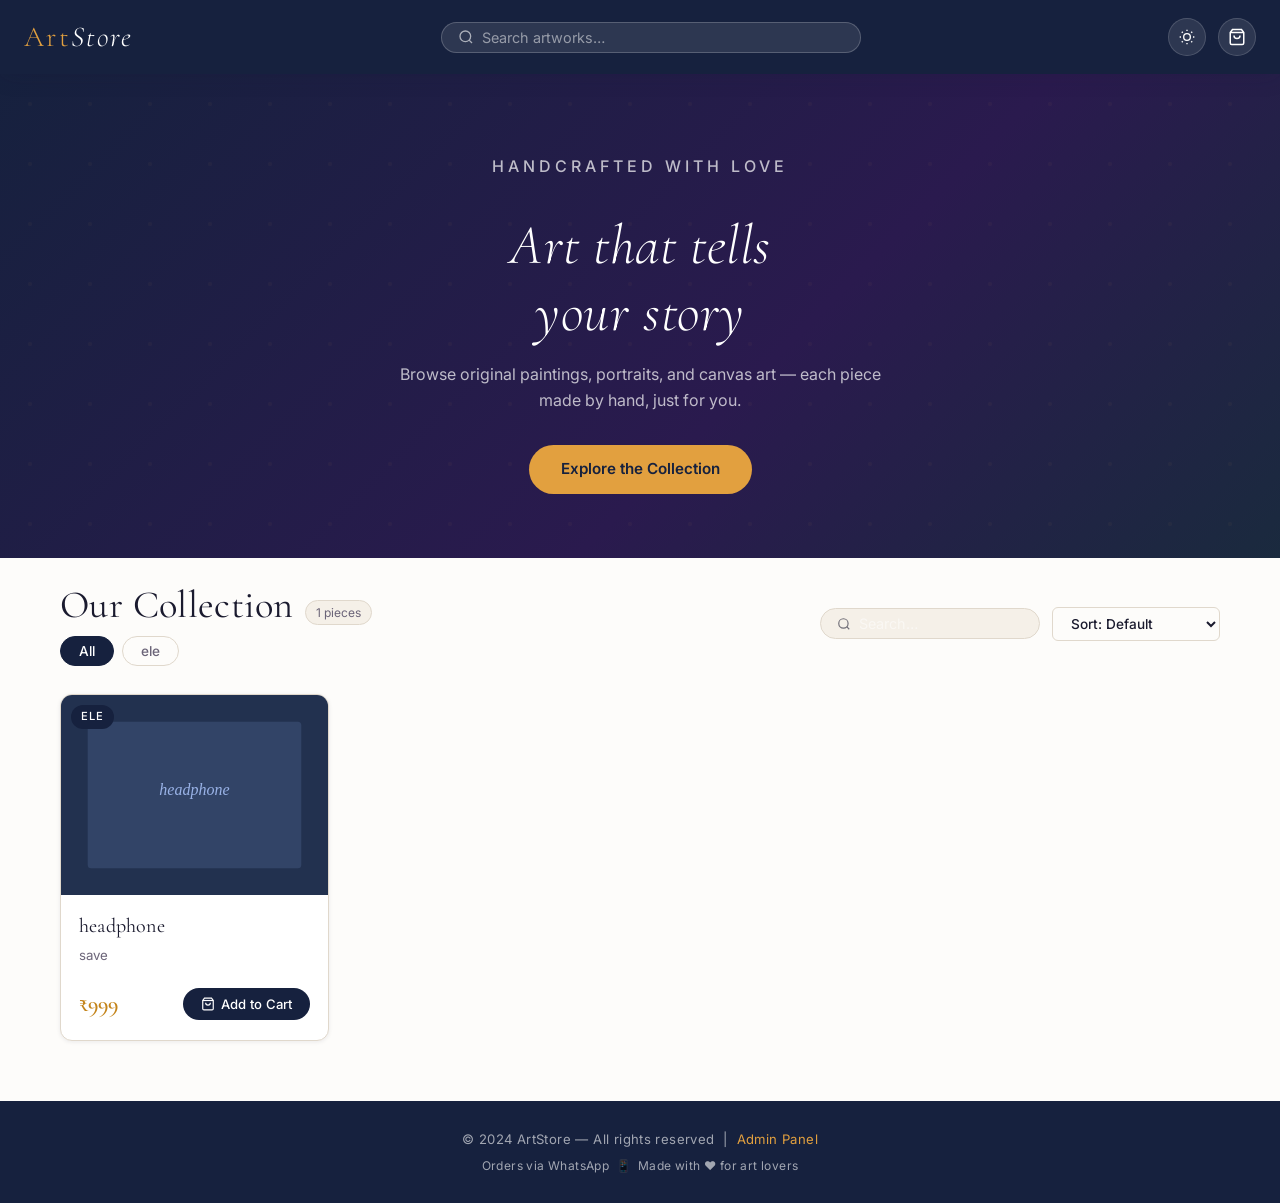
<file: index.html>
<!DOCTYPE html>
<html lang="en">
<head>
  <meta charset="UTF-8">
  <meta name="viewport" content="width=device-width, initial-scale=1.0">
  <title>ArtStore — Fine Art & Handcrafted Pieces</title>
  <meta name="description" content="Discover unique handmade art — wall paintings, portraits, canvas art and more.">
  <link rel="stylesheet" href="css/style.css">
</head>
<body>

  <!-- ── NAVBAR ─────────────────────────────────────────────── -->
  <nav class="navbar" role="navigation" aria-label="Main navigation">
    <div class="navbar-inner">
      <a href="index.html" class="nav-brand">Art<span>Store</span></a>

      <div class="nav-search" role="search">
        <svg width="16" height="16" viewBox="0 0 24 24" fill="none" stroke="currentColor" stroke-width="2" aria-hidden="true">
          <circle cx="11" cy="11" r="8"/><path d="m21 21-4.35-4.35"/>
        </svg>
        <input id="nav-search-input" type="search" placeholder="Search artworks…" aria-label="Search products">
      </div>

      <div class="nav-actions">
        <!-- Dark mode toggle -->
        <button id="theme-toggle" class="btn-icon" title="Toggle dark mode" aria-label="Toggle dark mode">
          <svg width="16" height="16" viewBox="0 0 24 24" fill="none" stroke="currentColor" stroke-width="2">
            <circle cx="12" cy="12" r="5"/>
            <line x1="12" y1="1" x2="12" y2="3"/>
            <line x1="12" y1="21" x2="12" y2="23"/>
            <line x1="4.22" y1="4.22" x2="5.64" y2="5.64"/>
            <line x1="18.36" y1="18.36" x2="19.78" y2="19.78"/>
            <line x1="1" y1="12" x2="3" y2="12"/>
            <line x1="21" y1="12" x2="23" y2="12"/>
            <line x1="4.22" y1="19.78" x2="5.64" y2="18.36"/>
            <line x1="18.36" y1="5.64" x2="19.78" y2="4.22"/>
          </svg>
        </button>

        <!-- Cart -->
        <a href="cart.html" class="btn-icon" title="Shopping Cart" aria-label="Shopping Cart">
          <svg width="18" height="18" viewBox="0 0 24 24" fill="none" stroke="currentColor" stroke-width="2">
            <path d="M6 2 3 6v14a2 2 0 0 0 2 2h14a2 2 0 0 0 2-2V6l-3-4z"/>
            <line x1="3" y1="6" x2="21" y2="6"/>
            <path d="M16 10a4 4 0 0 1-8 0"/>
          </svg>
          <span class="cart-count" aria-label="Cart items">0</span>
        </a>
      </div>
    </div>
  </nav>

  <!-- ── HERO ───────────────────────────────────────────────── -->
  <section class="hero" aria-label="Welcome banner">
    <p class="hero-eyebrow">Handcrafted with Love</p>
    <h1>Art that tells<br><em>your</em> story</h1>
    <p>Browse original paintings, portraits, and canvas art — each piece made by hand, just for you.</p>
    <a href="#products" class="hero-cta">Explore the Collection</a>
  </section>

  <!-- ── MAIN ───────────────────────────────────────────────── -->
  <main id="products" class="container">

    <!-- Toolbar -->
    <div class="toolbar">
      <div>
        <div class="section-heading">
          <h2>Our Collection</h2>
          <span class="count-badge"><span id="product-count">0</span> pieces</span>
        </div>
        <!-- Category filter tabs -->
        <div id="filter-tabs" class="filter-tabs" role="tablist" aria-label="Filter by category"></div>
      </div>

      <div style="display:flex;align-items:center;gap:12px;flex-wrap:wrap">
        <!-- Inline search (visible on mobile) -->
        <div class="nav-search" style="max-width:220px;background:var(--surface);border-color:var(--border)" role="search">
          <svg width="14" height="14" viewBox="0 0 24 24" fill="none" stroke="currentColor" stroke-width="2" aria-hidden="true">
            <circle cx="11" cy="11" r="8"/><path d="m21 21-4.35-4.35"/>
          </svg>
          <input id="search-input" type="search" placeholder="Search…" aria-label="Search products"
            style="color:var(--text)">
        </div>

        <select id="sort-select" class="sort-select" aria-label="Sort products">
          <option value="default">Sort: Default</option>
          <option value="price-asc">Price: Low → High</option>
          <option value="price-desc">Price: High → Low</option>
          <option value="name-asc">Name: A → Z</option>
          <option value="newest">Newest First</option>
        </select>
      </div>
    </div>

    <!-- Product grid -->
    <div id="product-grid" class="product-grid" role="list" aria-label="Product grid"></div>

  </main>

  <!-- ── FOOTER ─────────────────────────────────────────────── -->
  <footer>
    <p>© 2024 ArtStore — All rights reserved &nbsp;|&nbsp;
       <a href="admin.html">Admin Panel</a>
    </p>
    <p style="margin-top:6px;font-size:.75rem">Orders via WhatsApp &nbsp;📱&nbsp; Made with ❤ for art lovers</p>
  </footer>

  <!-- Scripts -->
  <script src="js/storage.js"></script>
  <script src="js/ui.js"></script>
  <script src="js/products.js"></script>
</body>
</html>
</file>
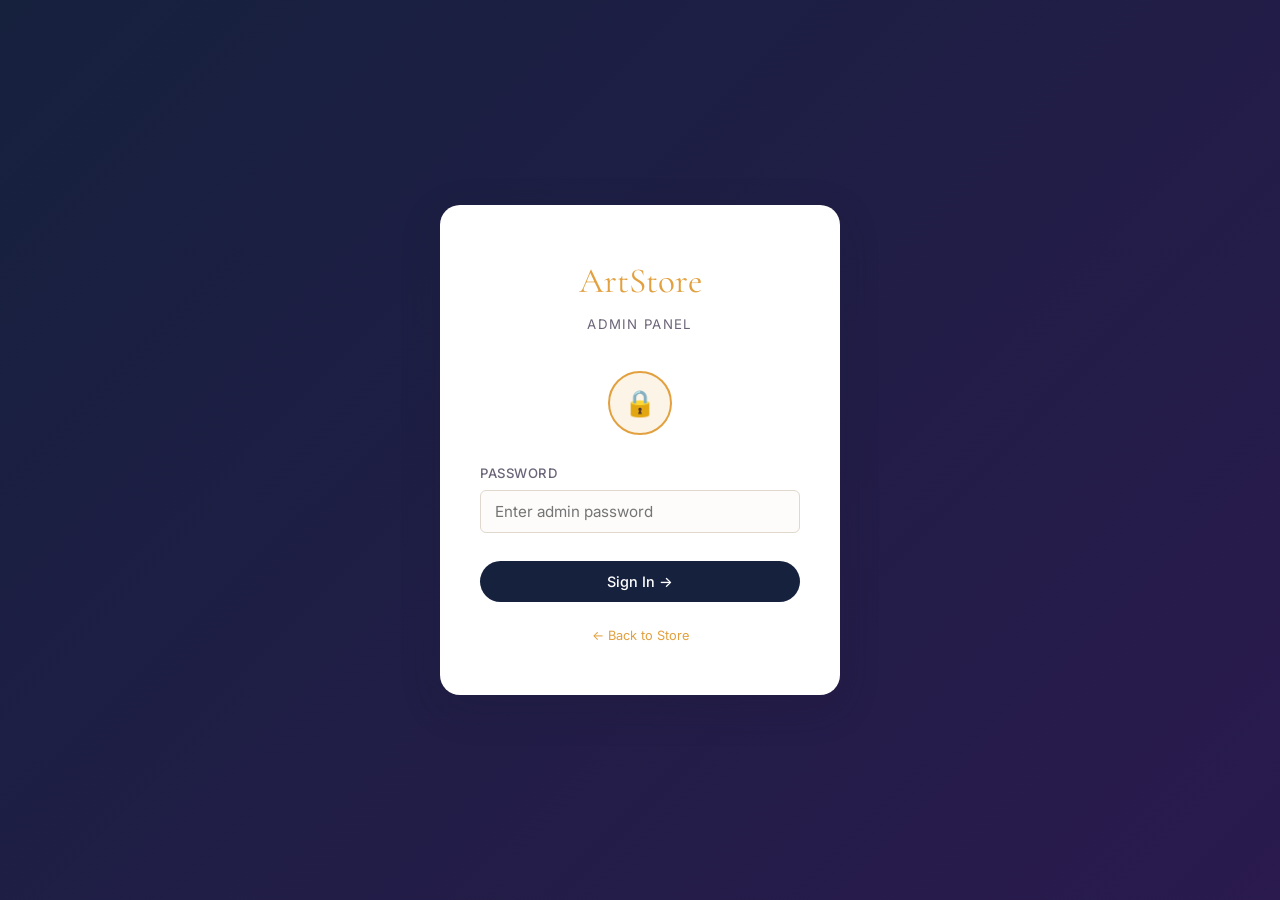
<file: admin.html>
<!DOCTYPE html>
<html lang="en">
<head>
  <meta charset="UTF-8">
  <meta name="viewport" content="width=device-width, initial-scale=1.0">
  <title>Admin Panel — ArtStore</title>
  <link rel="stylesheet" href="css/style.css">
</head>
<body>

<!-- ── TOPBAR ────────────────────────────────────────────────── -->
<header class="admin-topbar">
  <span class="brand">ArtStore <small style="font-family:var(--font-body);font-size:.7rem;color:rgba(255,255,255,.45);letter-spacing:.1em">ADMIN</small></span>
  <div class="actions" style="gap:10px">

    <!-- ★ PUBLISH BUTTON ★ -->
    <button id="publish-btn" class="btn" style="background:#25D366;color:#fff;border-radius:50px;padding:7px 20px;font-size:.85rem;font-weight:600;display:flex;align-items:center;gap:6px">
      <svg width="14" height="14" viewBox="0 0 24 24" fill="none" stroke="currentColor" stroke-width="2.5"><polyline points="16 16 12 12 8 16"/><line x1="12" y1="12" x2="12" y2="21"/><path d="M20.39 18.39A5 5 0 0 0 18 9h-1.26A8 8 0 1 0 3 16.3"/></svg>
      Publish (Download JSON)
    </button>
    <span id="unpublished-badge" style="display:none;background:var(--accent);color:var(--indigo);font-size:.7rem;font-weight:700;padding:2px 8px;border-radius:50px">UNPUBLISHED</span>

    <button id="theme-toggle" class="btn-icon" title="Toggle dark mode">
      <svg width="16" height="16" viewBox="0 0 24 24" fill="none" stroke="currentColor" stroke-width="2">
        <circle cx="12" cy="12" r="5"/>
        <line x1="12" y1="1" x2="12" y2="3"/><line x1="12" y1="21" x2="12" y2="23"/>
        <line x1="4.22" y1="4.22" x2="5.64" y2="5.64"/><line x1="18.36" y1="18.36" x2="19.78" y2="19.78"/>
        <line x1="1" y1="12" x2="3" y2="12"/><line x1="21" y1="12" x2="23" y2="12"/>
        <line x1="4.22" y1="19.78" x2="5.64" y2="18.36"/><line x1="18.36" y1="5.64" x2="19.78" y2="4.22"/>
      </svg>
    </button>
    <a href="index.html" class="btn-icon" title="View store">
      <svg width="16" height="16" viewBox="0 0 24 24" fill="none" stroke="currentColor" stroke-width="2">
        <path d="M3 9l9-7 9 7v11a2 2 0 0 1-2 2H5a2 2 0 0 1-2-2z"/>
        <polyline points="9 22 9 12 15 12 15 22"/>
      </svg>
    </a>
    <button id="logout-btn" class="btn btn-sm" style="background:rgba(255,255,255,.12);color:#fff;border-radius:6px;font-size:.8rem;padding:6px 14px">
      Logout
    </button>
  </div>
</header>

<!-- ── LAYOUT ─────────────────────────────────────────────────── -->
<div class="admin-layout">

  <!-- SIDEBAR -->
  <aside class="sidebar">
    <div class="sidebar-brand">ArtStore<small>Admin Dashboard</small></div>
    <nav class="sidebar-nav">
      <a class="sidebar-link" data-section="sec-dashboard">
        <svg width="16" height="16" viewBox="0 0 24 24" fill="none" stroke="currentColor" stroke-width="2">
          <rect x="3" y="3" width="7" height="7"/><rect x="14" y="3" width="7" height="7"/>
          <rect x="14" y="14" width="7" height="7"/><rect x="3" y="14" width="7" height="7"/>
        </svg>Dashboard
      </a>
      <a class="sidebar-link" data-section="sec-products">
        <svg width="16" height="16" viewBox="0 0 24 24" fill="none" stroke="currentColor" stroke-width="2">
          <path d="M21 16V8a2 2 0 0 0-1-1.73l-7-4a2 2 0 0 0-2 0l-7 4A2 2 0 0 0 3 8v8a2 2 0 0 0 1 1.73l7 4a2 2 0 0 0 2 0l7-4A2 2 0 0 0 21 16z"/>
        </svg>All Products
      </a>
      <a class="sidebar-link" data-section="sec-add">
        <svg width="16" height="16" viewBox="0 0 24 24" fill="none" stroke="currentColor" stroke-width="2">
          <circle cx="12" cy="12" r="10"/>
          <line x1="12" y1="8" x2="12" y2="16"/><line x1="8" y1="12" x2="16" y2="12"/>
        </svg>Add Product
      </a>
      <a class="sidebar-link" data-section="sec-io">
        <svg width="16" height="16" viewBox="0 0 24 24" fill="none" stroke="currentColor" stroke-width="2">
          <polyline points="16 16 12 12 8 16"/>
          <line x1="12" y1="12" x2="12" y2="21"/>
          <path d="M20.39 18.39A5 5 0 0 0 18 9h-1.26A8 8 0 1 0 3 16.3"/>
        </svg>Publish / Import
      </a>
      <hr style="border-color:rgba(255,255,255,.1);margin:12px 16px">
      <a class="sidebar-link" href="index.html">
        <svg width="16" height="16" viewBox="0 0 24 24" fill="none" stroke="currentColor" stroke-width="2">
          <path d="M3 9l9-7 9 7v11a2 2 0 0 1-2 2H5a2 2 0 0 1-2-2z"/>
          <polyline points="9 22 9 12 15 12 15 22"/>
        </svg>View Store
      </a>
    </nav>
  </aside>

  <!-- MAIN -->
  <main class="admin-main">

    <!-- ── DASHBOARD ──────────────────────────────────────── -->
    <section id="sec-dashboard" class="admin-section">
      <div class="flex-between mb-6">
        <div>
          <h2>Dashboard</h2>
          <p style="color:var(--muted);font-size:.88rem;margin-top:4px">Overview of your ArtStore</p>
        </div>
        <button id="publish-dash-btn" onclick="document.getElementById('publish-btn').click()"
          class="btn btn-accent" style="border-radius:50px;font-size:.88rem">
          ↑ Publish Changes
        </button>
      </div>

      <!-- Alert banner: how publishing works -->
      <div style="background:rgba(226,160,63,.1);border:1px solid rgba(226,160,63,.3);border-radius:var(--radius);padding:16px 20px;margin-bottom:28px;display:flex;align-items:flex-start;gap:12px">
        <span style="font-size:1.2rem;flex-shrink:0">💡</span>
        <div style="font-size:.85rem;line-height:1.7;color:var(--text)">
          <strong>How to publish products for all visitors:</strong><br>
          Add/edit products below → click <strong>"Publish (Download JSON)"</strong> in the top bar →
          replace <code>products.json</code> in your GitHub repo with the downloaded file →
          commit &amp; push → done! All visitors instantly see your products.
        </div>
      </div>

      <div class="stats-grid">
        <div class="stat-card">
          <div class="label">Total Products</div>
          <div class="value" id="stat-products">—</div>
        </div>
        <div class="stat-card">
          <div class="label">Categories</div>
          <div class="value" id="stat-categories">—</div>
        </div>
        <div class="stat-card">
          <div class="label">Cart Items</div>
          <div class="value" id="stat-cart">—</div>
        </div>
        <div class="stat-card">
          <div class="label">Highest Price</div>
          <div class="value" id="stat-max" style="font-size:1.4rem">—</div>
        </div>
      </div>

      <div class="flex-between mb-4">
        <h3 style="font-family:var(--font-disp)">Recent Products</h3>
        <button class="btn btn-sm btn-outline"
          onclick="document.querySelector('[data-section=sec-products]').click()">View All</button>
      </div>
      <div class="data-table-wrap">
        <table class="data-table">
          <thead><tr><th>Image</th><th>Name</th><th>Category</th><th>Price</th></tr></thead>
          <tbody id="dash-recent"><tr><td colspan="4" style="text-align:center;padding:32px;color:var(--muted)">Loading…</td></tr></tbody>
        </table>
      </div>
    </section>

    <!-- ── ALL PRODUCTS ────────────────────────────────────── -->
    <section id="sec-products" class="admin-section">
      <div class="flex-between mb-6">
        <div>
          <h2>All Products</h2>
          <p style="color:var(--muted);font-size:.88rem;margin-top:4px">Edits are saved locally — click Publish when done</p>
        </div>
        <div style="display:flex;gap:10px">
          <button class="btn btn-accent btn-sm"
            onclick="document.querySelector('[data-section=sec-add]').click()" style="border-radius:50px">
            + Add Product
          </button>
          <button class="btn btn-sm" style="background:#25D366;color:#fff;border-radius:50px"
            onclick="document.getElementById('publish-btn').click()">
            ↑ Publish
          </button>
        </div>
      </div>
      <div style="margin-bottom:16px;max-width:320px">
        <input id="table-search" class="form-control" type="search" placeholder="Search products…">
      </div>
      <div class="data-table-wrap">
        <table class="data-table">
          <thead>
            <tr><th>Image</th><th>Name</th><th>Category</th><th>Price</th><th>Description</th><th>Actions</th></tr>
          </thead>
          <tbody id="products-tbody">
            <tr><td colspan="6" style="text-align:center;padding:40px;color:var(--muted)">Loading…</td></tr>
          </tbody>
        </table>
      </div>
    </section>

    <!-- ── ADD / EDIT PRODUCT ──────────────────────────────── -->
    <section id="sec-add" class="admin-section">
      <div class="flex-between mb-6">
        <div>
          <h2 id="form-title">Add New Product</h2>
          <p style="color:var(--muted);font-size:.88rem;margin-top:4px">Fill in details, save, then Publish to go live</p>
        </div>
      </div>

      <div style="display:grid;grid-template-columns:1fr 340px;gap:28px;align-items:start">
        <!-- Form -->
        <div class="form-card">
          <form id="add-product-form" novalidate>
            <div class="form-group">
              <label class="form-label" for="prod-name">Product Name *</label>
              <input class="form-control" id="prod-name" type="text" placeholder="e.g. Handmade Portrait">
              <p class="form-error" id="prod-name-err">Name must be at least 2 characters.</p>
            </div>
            <div style="display:grid;grid-template-columns:1fr 1fr;gap:16px">
              <div class="form-group">
                <label class="form-label" for="prod-price">Price (₹) *</label>
                <input class="form-control" id="prod-price" type="number" min="1" placeholder="999">
                <p class="form-error" id="prod-price-err">Enter a valid price.</p>
              </div>
              <div class="form-group">
                <label class="form-label" for="prod-category">Category</label>
                <input class="form-control" id="prod-category" type="text"
                  placeholder="Painting, Canvas…" list="cat-list">
                <datalist id="cat-list">
                  <option value="Painting"><option value="Portrait"><option value="Canvas">
                  <option value="Sketch"><option value="Watercolour"><option value="Abstract">
                </datalist>
              </div>
            </div>
            <div class="form-group">
              <label class="form-label" for="prod-desc">Description</label>
              <textarea class="form-control" id="prod-desc" rows="4"
                placeholder="Describe the artwork…" style="resize:vertical"></textarea>
            </div>
            <div style="display:flex;gap:12px;flex-wrap:wrap;margin-top:8px">
              <button type="submit" id="submit-btn" class="btn btn-accent" style="border-radius:50px;min-width:160px">Save Product</button>
              <button type="button" id="cancel-edit-btn" class="btn btn-outline" style="display:none;border-radius:50px">Cancel Edit</button>
            </div>
          </form>
        </div>

        <!-- Image upload -->
        <div>
          <label class="form-label" style="margin-bottom:10px;display:block">Product Image</label>
          <div id="img-preview-wrap" class="img-preview-wrap" role="button" tabindex="0" aria-label="Click to upload image">
            <img id="img-preview" src="" alt="Preview" style="display:none">
            <div id="img-placeholder" class="img-placeholder">
              <svg width="40" height="40" viewBox="0 0 24 24" fill="none" stroke="currentColor" stroke-width="1.5">
                <rect x="3" y="3" width="18" height="18" rx="2"/>
                <circle cx="8.5" cy="8.5" r="1.5"/>
                <polyline points="21 15 16 10 5 21"/>
              </svg>
              <p>Click to upload image</p>
              <small style="font-size:.75rem">JPG, PNG, WebP · Max 5 MB</small>
            </div>
          </div>
          <input id="prod-image" type="file" accept="image/*" style="display:none">
          <button type="button" class="btn btn-outline btn-full" style="border-radius:50px;margin-top:10px"
            onclick="document.getElementById('prod-image').click()">📷 Choose Image</button>
          <p style="font-size:.75rem;color:var(--muted);margin-top:10px;text-align:center;line-height:1.6">
            Stored as Base64 in LocalStorage.<br>Auto-placeholder if no image is chosen.
          </p>
        </div>
      </div>
    </section>

    <!-- ── PUBLISH / IMPORT ────────────────────────────────── -->
    <section id="sec-io" class="admin-section">
      <div class="mb-6">
        <h2>Publish / Import</h2>
        <p style="color:var(--muted);font-size:.88rem;margin-top:4px">Make your products visible to everyone</p>
      </div>

      <!-- How to publish steps -->
      <div class="form-card" style="margin-bottom:28px">
        <h3 style="font-family:var(--font-disp);margin-bottom:20px">How to publish products</h3>
        <div style="display:flex;flex-direction:column;gap:16px">
          <div style="display:flex;gap:14px;align-items:flex-start">
            <div style="width:28px;height:28px;border-radius:50%;background:var(--indigo);color:#fff;display:flex;align-items:center;justify-content:center;font-size:.8rem;font-weight:700;flex-shrink:0">1</div>
            <div>
              <strong style="font-size:.9rem">Add or edit products in the admin panel</strong>
              <p style="font-size:.83rem;color:var(--muted);margin-top:2px">Use "Add Product" or "All Products" to manage your catalogue. Changes are saved to your browser instantly.</p>
            </div>
          </div>
          <div style="display:flex;gap:14px;align-items:flex-start">
            <div style="width:28px;height:28px;border-radius:50%;background:var(--indigo);color:#fff;display:flex;align-items:center;justify-content:center;font-size:.8rem;font-weight:700;flex-shrink:0">2</div>
            <div>
              <strong style="font-size:.9rem">Click "Download products.json" below</strong>
              <p style="font-size:.83rem;color:var(--muted);margin-top:2px">This saves all your products into a single file named <code>products.json</code>.</p>
            </div>
          </div>
          <div style="display:flex;gap:14px;align-items:flex-start">
            <div style="width:28px;height:28px;border-radius:50%;background:var(--indigo);color:#fff;display:flex;align-items:center;justify-content:center;font-size:.8rem;font-weight:700;flex-shrink:0">3</div>
            <div>
              <strong style="font-size:.9rem">Replace the file in your GitHub repo</strong>
              <p style="font-size:.83rem;color:var(--muted);margin-top:2px">Go to your GitHub repository → find <code>products.json</code> → click the ✏️ edit/upload icon → upload the new file → commit. <strong>Done!</strong> All visitors will now see your products.</p>
            </div>
          </div>
        </div>

        <button id="publish-io-btn" class="btn btn-full" style="background:#25D366;color:#fff;border-radius:50px;margin-top:24px;font-size:1rem;padding:14px;font-weight:600">
          ↑ Download products.json
        </button>
      </div>

      <!-- Import -->
      <div class="form-card">
        <h3 style="font-family:var(--font-disp);margin-bottom:8px">Import products.json</h3>
        <p style="color:var(--muted);font-size:.88rem;margin-bottom:16px;line-height:1.6">
          Upload a previously exported <code>products.json</code> to restore or migrate a product catalogue.
          <strong>This overwrites all current products.</strong>
        </p>
        <button id="import-btn" class="btn btn-primary" style="border-radius:50px">⬆ Upload JSON file</button>
        <input id="import-file" type="file" accept=".json,application/json" style="display:none">
      </div>
    </section>

  </main>
</div>

<!-- ── PUBLISH HOW-TO MODAL ──────────────────────────────────── -->
<div id="publish-modal" class="modal-backdrop">
  <div class="modal" style="max-width:480px">
    <div class="modal-header">
      <h3>✅ products.json Downloaded!</h3>
      <button class="modal-close" data-close-modal="publish-modal">✕</button>
    </div>
    <p style="color:var(--muted);margin-bottom:20px;font-size:.9rem">Now commit this file to GitHub to make your products visible to all visitors:</p>
    <ol style="font-size:.88rem;line-height:2;color:var(--text);padding-left:20px">
      <li>Open your GitHub repository in the browser</li>
      <li>Click <strong>Add file → Upload files</strong> (or find the existing <code>products.json</code> and edit it)</li>
      <li>Drag in the downloaded <code>products.json</code> file</li>
      <li>Click <strong>Commit changes</strong></li>
      <li>Wait ~30 seconds for GitHub Pages to rebuild</li>
      <li>Refresh your store — your products are live! 🎉</li>
    </ol>
    <div style="margin-top:24px;display:flex;gap:10px">
      <button class="btn btn-primary btn-full" data-close-modal="publish-modal" style="border-radius:50px">Got it!</button>
    </div>
  </div>
</div>

<script src="js/storage.js"></script>
<script src="js/ui.js"></script>
<script src="js/auth.js"></script>
<script src="js/admin.js"></script>
</body>
</html>
</file>
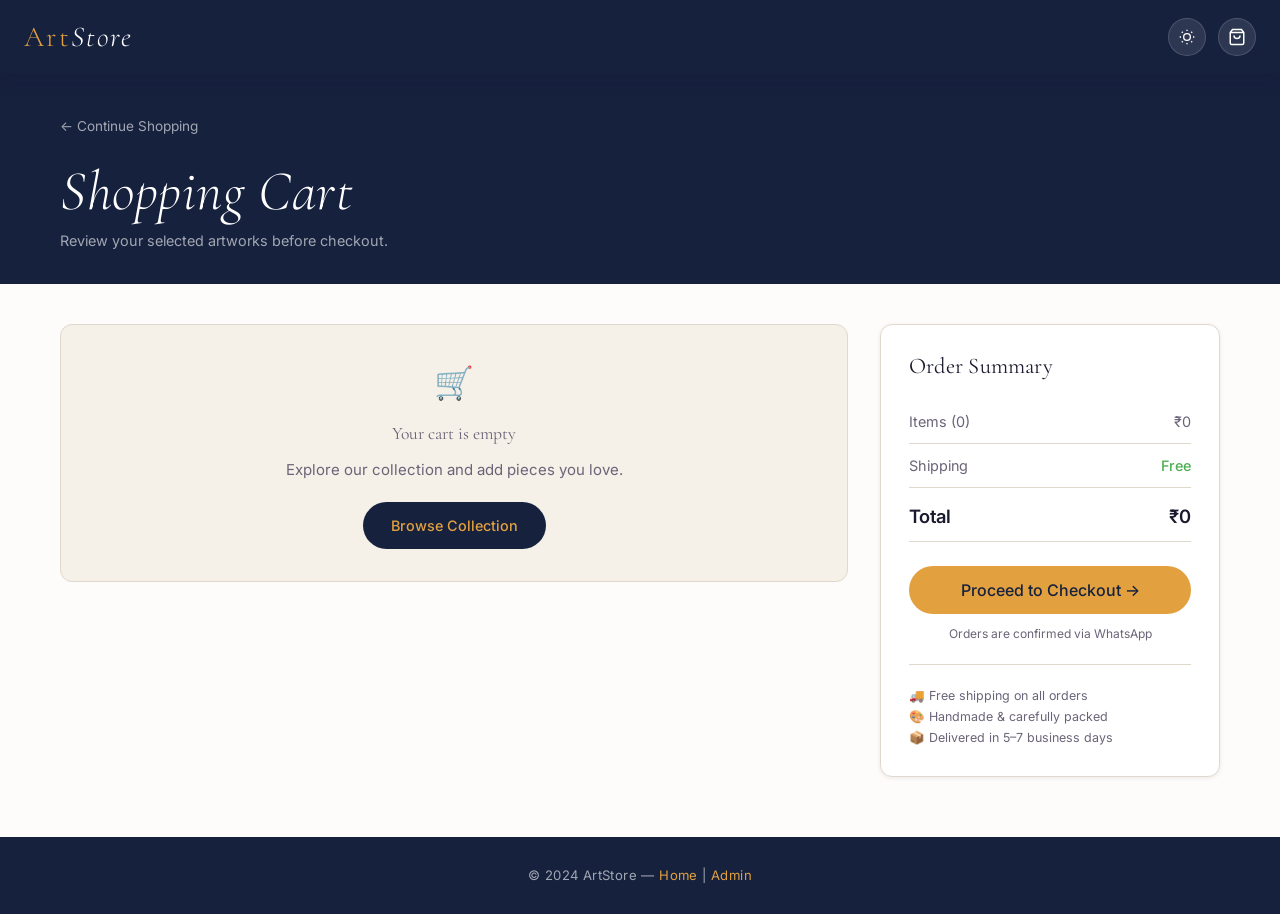
<file: cart.html>
<!DOCTYPE html>
<html lang="en">
<head>
  <meta charset="UTF-8">
  <meta name="viewport" content="width=device-width, initial-scale=1.0">
  <title>Your Cart — ArtStore</title>
  <link rel="stylesheet" href="css/style.css">
</head>
<body data-page="cart">

  <!-- ── NAVBAR ─────────────────────────────────────────────── -->
  <nav class="navbar">
    <div class="navbar-inner">
      <a href="index.html" class="nav-brand">Art<span>Store</span></a>
      <div class="nav-actions">
        <button class="btn-icon" data-theme-toggle title="Toggle dark mode" aria-label="Toggle dark mode">
          <svg width="16" height="16" viewBox="0 0 24 24" fill="none" stroke="currentColor" stroke-width="2">
            <circle cx="12" cy="12" r="5"/>
            <line x1="12" y1="1" x2="12" y2="3"/><line x1="12" y1="21" x2="12" y2="23"/>
            <line x1="4.22" y1="4.22" x2="5.64" y2="5.64"/><line x1="18.36" y1="18.36" x2="19.78" y2="19.78"/>
            <line x1="1" y1="12" x2="3" y2="12"/><line x1="21" y1="12" x2="23" y2="12"/>
            <line x1="4.22" y1="19.78" x2="5.64" y2="18.36"/><line x1="18.36" y1="5.64" x2="19.78" y2="4.22"/>
          </svg>
        </button>
        <a href="cart.html" class="btn-icon" aria-label="Cart">
          <svg width="18" height="18" viewBox="0 0 24 24" fill="none" stroke="currentColor" stroke-width="2">
            <path d="M6 2 3 6v14a2 2 0 0 0 2 2h14a2 2 0 0 0 2-2V6l-3-4z"/>
            <line x1="3" y1="6" x2="21" y2="6"/>
            <path d="M16 10a4 4 0 0 1-8 0"/>
          </svg>
          <span class="cart-count">0</span>
        </a>
      </div>
    </div>
  </nav>

  <!-- ── PAGE HEADER ────────────────────────────────────────── -->
  <div class="page-header">
    <div class="container">
      <a href="index.html" class="back-link" style="color:rgba(255,255,255,.6)">
        ← Continue Shopping
      </a>
      <h1>Shopping Cart</h1>
      <p>Review your selected artworks before checkout.</p>
    </div>
  </div>

  <!-- ── CART CONTENT ───────────────────────────────────────── -->
  <main class="container">
    <div class="cart-layout">

      <!-- Left: Table -->
      <div>
        <!-- Empty state -->
        <div id="cart-empty" style="display:none" class="hint-block" role="status">
          <p style="font-size:2rem;margin-bottom:12px">🛒</p>
          <p style="font-size:1.1rem;font-family:var(--font-disp)">Your cart is empty</p>
          <p style="margin:10px 0 20px;color:var(--muted)">Explore our collection and add pieces you love.</p>
          <a href="index.html" class="btn btn-primary">Browse Collection</a>
        </div>

        <!-- Cart table -->
        <div id="cart-table-wrap" class="cart-table-wrap">
          <table class="cart-table" aria-label="Cart items">
            <thead>
              <tr>
                <th>Product</th>
                <th>Price</th>
                <th>Quantity</th>
                <th>Total</th>
                <th></th>
              </tr>
            </thead>
            <tbody id="cart-body"></tbody>
          </table>
        </div>

        <!-- Actions -->
        <div id="cart-actions" style="display:none;margin-top:16px;display:flex;gap:10px;flex-wrap:wrap">
          <button id="clear-cart-btn" class="btn btn-outline">Clear Cart</button>
          <a href="index.html" class="btn btn-outline">← Continue Shopping</a>
        </div>
      </div>

      <!-- Right: Summary -->
      <div class="summary-card" aria-label="Order summary">
        <h3>Order Summary</h3>

        <div class="summary-row">
          <span>Items (<span id="summary-items">0</span>)</span>
          <span id="summary-subtotal">₹0</span>
        </div>
        <div class="summary-row">
          <span>Shipping</span>
          <span id="summary-shipping" style="color:#4CAF50;font-weight:500">Free</span>
        </div>
        <div class="summary-row summary-total">
          <span>Total</span>
          <span id="summary-total">₹0</span>
        </div>

        <div style="margin-top:24px;display:flex;flex-direction:column;gap:10px">
          <button id="checkout-btn" class="btn btn-accent btn-full" style="font-size:1rem;padding:14px">
            Proceed to Checkout →
          </button>
          <p style="font-size:.75rem;color:var(--muted);text-align:center">
            Orders are confirmed via WhatsApp
          </p>
        </div>

        <div style="margin-top:20px;padding-top:20px;border-top:1px solid var(--border)">
          <p style="font-size:.78rem;color:var(--muted);line-height:1.7">
            🚚 Free shipping on all orders<br>
            🎨 Handmade &amp; carefully packed<br>
            📦 Delivered in 5–7 business days
          </p>
        </div>
      </div>
    </div>
  </main>

  <!-- ── FOOTER ─────────────────────────────────────────────── -->
  <footer>
    <p>© 2024 ArtStore — <a href="index.html">Home</a> | <a href="admin.html">Admin</a></p>
  </footer>

  <script src="js/storage.js"></script>
  <script src="js/ui.js"></script>
  <script src="js/cart.js"></script>
</body>
</html>
</file>
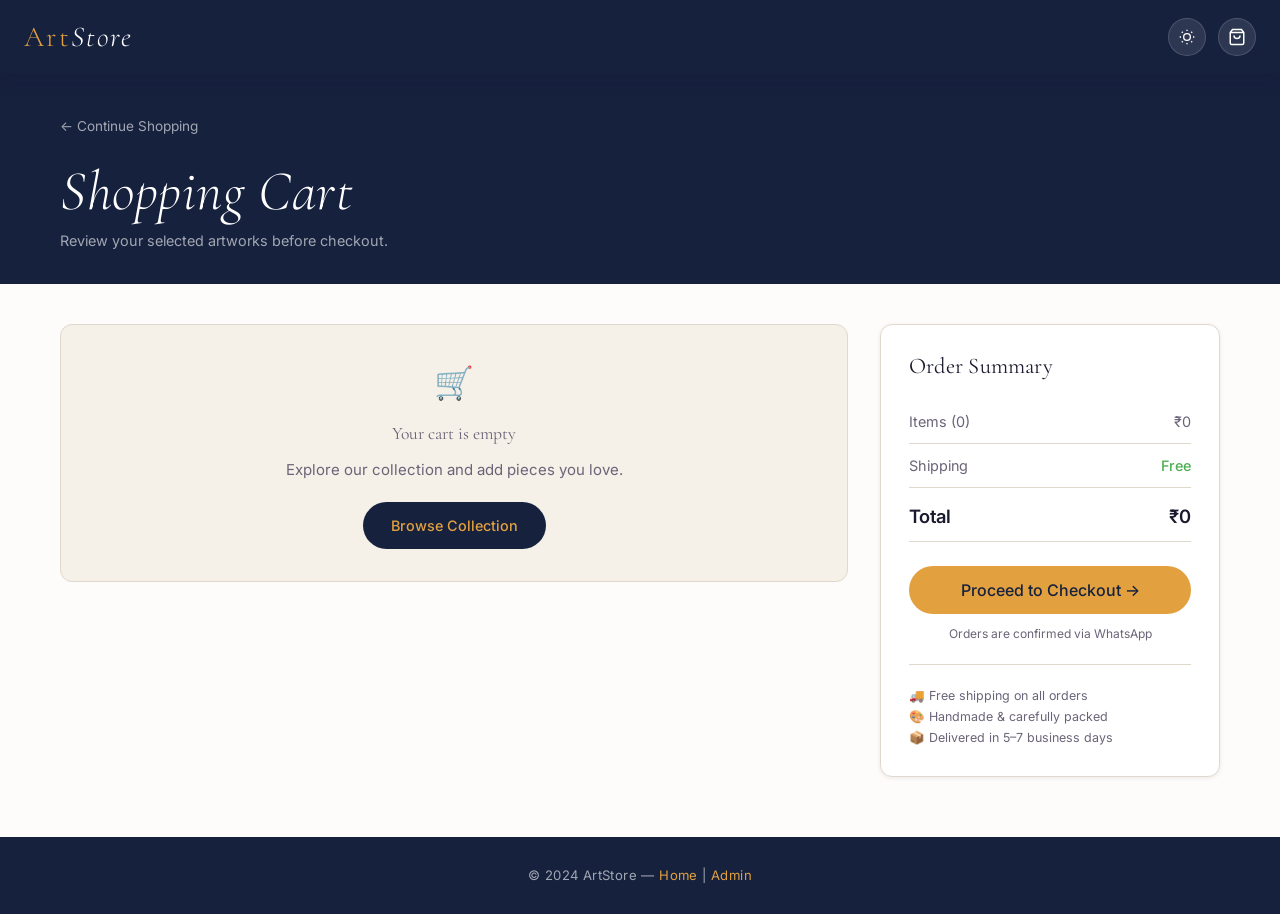
<file: checkout.html>
<!DOCTYPE html>
<html lang="en">
<head>
  <meta charset="UTF-8">
  <meta name="viewport" content="width=device-width, initial-scale=1.0">
  <title>Checkout — ArtStore</title>
  <link rel="stylesheet" href="css/style.css">
</head>
<body data-page="checkout">

  <!-- ── NAVBAR ─────────────────────────────────────────────── -->
  <nav class="navbar">
    <div class="navbar-inner">
      <a href="index.html" class="nav-brand">Art<span>Store</span></a>
      <div class="nav-actions">
        <button class="btn-icon" data-theme-toggle title="Toggle dark mode" aria-label="Toggle dark mode">
          <svg width="16" height="16" viewBox="0 0 24 24" fill="none" stroke="currentColor" stroke-width="2">
            <circle cx="12" cy="12" r="5"/>
            <line x1="12" y1="1" x2="12" y2="3"/><line x1="12" y1="21" x2="12" y2="23"/>
            <line x1="4.22" y1="4.22" x2="5.64" y2="5.64"/><line x1="18.36" y1="18.36" x2="19.78" y2="19.78"/>
            <line x1="1" y1="12" x2="3" y2="12"/><line x1="21" y1="12" x2="23" y2="12"/>
            <line x1="4.22" y1="19.78" x2="5.64" y2="18.36"/><line x1="18.36" y1="5.64" x2="19.78" y2="4.22"/>
          </svg>
        </button>
        <a href="cart.html" class="btn-icon" aria-label="Cart">
          <svg width="18" height="18" viewBox="0 0 24 24" fill="none" stroke="currentColor" stroke-width="2">
            <path d="M6 2 3 6v14a2 2 0 0 0 2 2h14a2 2 0 0 0 2-2V6l-3-4z"/>
            <line x1="3" y1="6" x2="21" y2="6"/>
            <path d="M16 10a4 4 0 0 1-8 0"/>
          </svg>
          <span class="cart-count">0</span>
        </a>
      </div>
    </div>
  </nav>

  <!-- ── PAGE HEADER ────────────────────────────────────────── -->
  <div class="page-header">
    <div class="container">
      <a href="cart.html" class="back-link" style="color:rgba(255,255,255,.6)">← Back to Cart</a>
      <h1>Checkout</h1>
      <p>Fill in your delivery details and confirm your order via WhatsApp.</p>
    </div>
  </div>

  <!-- ── CHECKOUT CONTENT ───────────────────────────────────── -->
  <main class="container">
    <div class="checkout-grid">

      <!-- Left: Customer form -->
      <div class="form-card">
        <h3>Delivery Details</h3>

        <div id="checkout-form">
          <div class="form-group">
            <label class="form-label" for="cust-name">Full Name *</label>
            <input class="form-control" id="cust-name" type="text"
              placeholder="Your full name" autocomplete="name">
            <p class="form-error" id="cust-name-err">Please enter your name (at least 2 characters).</p>
          </div>

          <div class="form-group">
            <label class="form-label" for="cust-phone">Phone Number *</label>
            <input class="form-control" id="cust-phone" type="tel"
              placeholder="10-digit mobile number" autocomplete="tel" maxlength="10">
            <p class="form-error" id="cust-phone-err">Enter a valid 10-digit Indian mobile number.</p>
          </div>

          <div class="form-group">
            <label class="form-label" for="cust-address">Delivery Address *</label>
            <textarea class="form-control" id="cust-address" rows="4"
              placeholder="House/Flat No., Street, Area, City, State, PIN Code"
              autocomplete="street-address" style="resize:vertical"></textarea>
            <p class="form-error" id="cust-address-err">Please enter your complete address (at least 10 characters).</p>
          </div>
        </div>

        <div style="margin-top:8px;padding:16px;background:var(--surface);border-radius:var(--radius-sm);border:1px solid var(--border)">
          <p style="font-size:.83rem;color:var(--muted);line-height:1.7">
            📱 <strong>How it works:</strong> After clicking "Confirm Order", you'll be redirected to
            WhatsApp with your complete order details pre-filled. Just hit <em>Send</em> and we'll
            confirm your order shortly!
          </p>
        </div>
      </div>

      <!-- Right: Order summary -->
      <div>
        <div class="summary-card">
          <h3>Your Order</h3>

          <div id="order-items" style="margin-bottom:16px"></div>
          <hr class="divider" style="margin:16px 0">

          <div class="summary-row">
            <span>Subtotal</span>
            <span id="order-subtotal">₹0</span>
          </div>
          <div class="summary-row">
            <span>Shipping</span>
            <span id="order-shipping" style="color:#4CAF50;font-weight:500">Free</span>
          </div>
          <div class="summary-row summary-total" style="margin-top:12px">
            <span>Grand Total</span>
            <span id="order-total">₹0</span>
          </div>

          <div style="margin-top:28px">
            <button id="confirm-btn" class="btn btn-whatsapp" style="border-radius:50px">
              <svg width="20" height="20" viewBox="0 0 24 24" fill="currentColor" aria-hidden="true">
                <path d="M17.472 14.382c-.297-.149-1.758-.867-2.03-.967-.273-.099-.471-.148-.67.15-.197.297-.767.966-.94 1.164-.173.199-.347.223-.644.075-.297-.15-1.255-.463-2.39-1.475-.883-.788-1.48-1.761-1.653-2.059-.173-.297-.018-.458.13-.606.134-.133.298-.347.446-.52.149-.174.198-.298.298-.497.099-.198.05-.371-.025-.52-.075-.149-.669-1.612-.916-2.207-.242-.579-.487-.5-.669-.51-.173-.008-.371-.01-.57-.01-.198 0-.52.074-.792.372-.272.297-1.04 1.016-1.04 2.479 0 1.462 1.065 2.875 1.213 3.074.149.198 2.096 3.2 5.077 4.487.709.306 1.262.489 1.694.625.712.227 1.36.195 1.871.118.571-.085 1.758-.719 2.006-1.413.248-.694.248-1.289.173-1.413-.074-.124-.272-.198-.57-.347z"/>
                <path d="M12.004 2C6.477 2 2 6.477 2 12c0 1.99.587 3.842 1.6 5.388L2 22l4.744-1.583A9.943 9.943 0 0 0 12.004 22C17.53 22 22 17.523 22 12S17.53 2 12.004 2zm0 18.178a8.154 8.154 0 0 1-4.1-1.1l-.295-.174-3.056 1.019.985-3.004-.19-.308A8.15 8.15 0 0 1 3.845 12c0-4.503 3.659-8.162 8.16-8.162 4.5 0 8.159 3.66 8.159 8.162 0 4.501-3.659 8.178-8.16 8.178z"/>
              </svg>
              Confirm Order via WhatsApp
            </button>

            <a href="cart.html" class="btn btn-outline btn-full" style="margin-top:10px;border-radius:50px">
              ← Edit Cart
            </a>
          </div>
        </div>

        <!-- Trust signals -->
        <div style="margin-top:20px;padding:18px;background:var(--surface);border:1px solid var(--border);border-radius:var(--radius)">
          <p style="font-size:.78rem;color:var(--muted);line-height:1.9">
            🔒 Your details are safe and only shared with us via WhatsApp<br>
            🎨 Every piece is carefully handmade and quality-checked<br>
            📦 Packed with care and delivered to your door<br>
            💬 Customer support available on WhatsApp
          </p>
        </div>
      </div>
    </div>
  </main>

  <!-- ── SUCCESS MODAL ───────────────────────────────────────── -->
  <div id="success-modal" class="modal-backdrop" role="dialog" aria-modal="true" aria-label="Order confirmed">
    <div class="modal success-popup">
      <div class="success-icon">🎉</div>
      <h3>Order Placed!</h3>
      <p>Your order has been prepared. We're opening WhatsApp with your full order summary. Just hit <strong>Send</strong> to confirm!</p>
      <a id="wa-link" href="#" target="_blank" class="btn btn-whatsapp" style="border-radius:50px;margin-bottom:10px">
        Open WhatsApp
      </a>
      <a href="index.html" class="btn btn-outline btn-full" style="border-radius:50px" onclick="Storage.clearCart()">
        Back to Store
      </a>
    </div>
  </div>

  <!-- ── FOOTER ─────────────────────────────────────────────── -->
  <footer>
    <p>© 2024 ArtStore — <a href="index.html">Home</a> | <a href="cart.html">Cart</a></p>
  </footer>

  <script src="js/storage.js"></script>
  <script src="js/ui.js"></script>
  <script src="js/cart.js"></script>
</body>
</html>
</file>
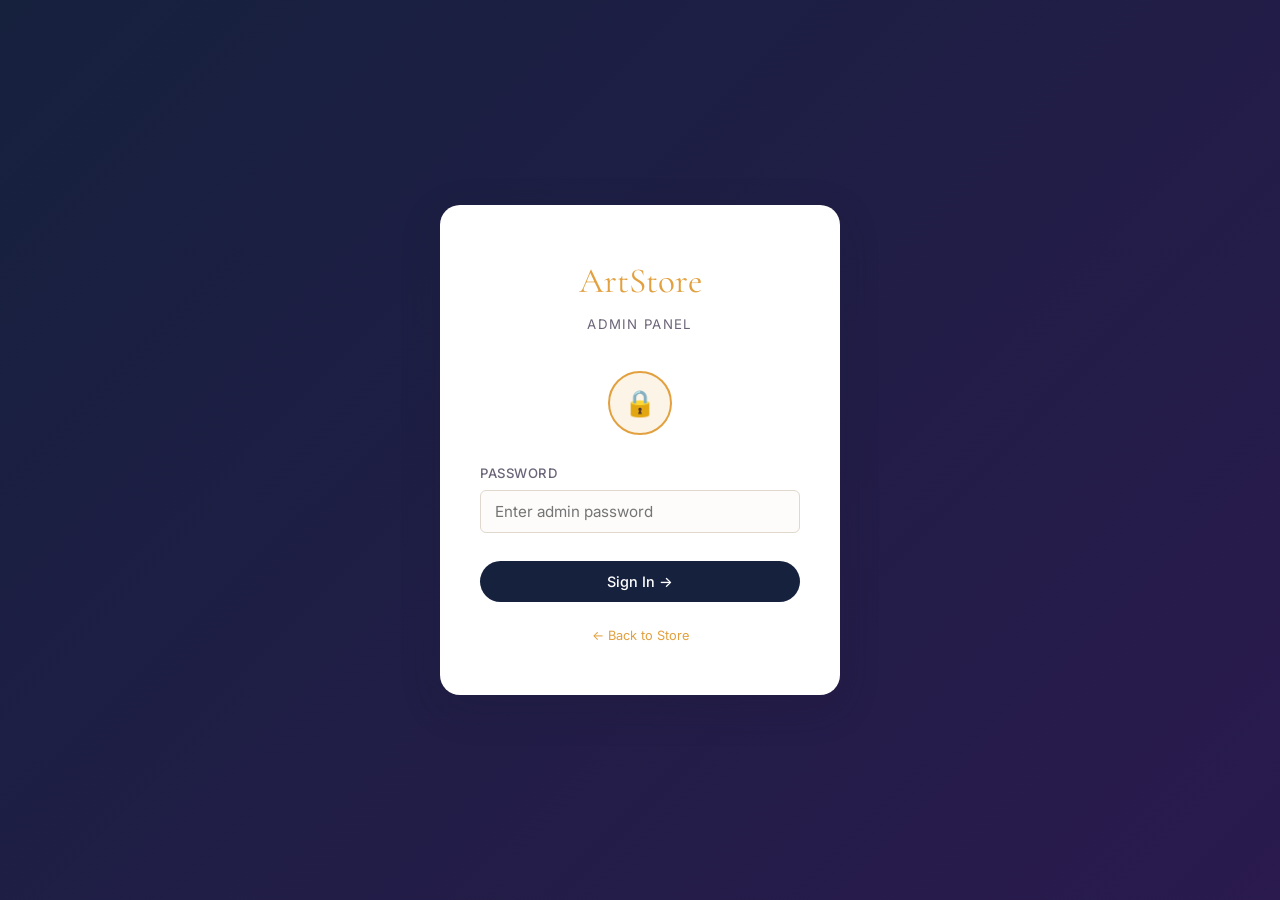
<file: login.html>
<!DOCTYPE html>
<html lang="en">
<head>
  <meta charset="UTF-8">
  <meta name="viewport" content="width=device-width, initial-scale=1.0">
  <title>Admin Login — ArtStore</title>
  <link rel="stylesheet" href="css/style.css">
</head>
<body>

  <main class="login-page">
    <div class="login-card">
      <!-- Brand -->
      <div class="login-brand">ArtStore</div>
      <p class="login-sub">Admin Panel</p>

      <!-- Lock icon -->
      <div style="margin-bottom:28px">
        <div style="width:64px;height:64px;border-radius:50%;background:rgba(226,160,63,.12);border:2px solid var(--accent);display:flex;align-items:center;justify-content:center;margin:0 auto;font-size:1.6rem">
          🔒
        </div>
      </div>

      <!-- Error -->
      <p id="login-err" class="login-err" role="alert"></p>

      <!-- Form -->
      <div>
        <div class="form-group">
          <label class="form-label" for="password">Password</label>
          <input class="form-control" id="password" type="password"
            placeholder="Enter admin password" autocomplete="current-password">
          <p class="form-error" id="pass-err">Password is required.</p>
        </div>

        <button id="login-btn" class="btn btn-primary btn-full" style="margin-top:8px;border-radius:50px">
          Sign In →
        </button>
      </div>

      <p style="margin-top:24px;font-size:.8rem;color:var(--muted)">
        <a href="index.html" style="color:var(--accent)">← Back to Store</a>
      </p>
    </div>
  </main>

  <script src="js/storage.js"></script>
  <script src="js/ui.js"></script>
  <script src="js/auth.js"></script>
  <script>
    // Redirect if already logged in
    if (Storage.isAdminAuthed()) window.location.replace('admin.html');

    UI.initTheme();

    const passInp = document.getElementById('password');
    const loginBtn = document.getElementById('login-btn');
    const errEl = document.getElementById('login-err');

    function doLogin() {
      const pwd = passInp.value;
      if (!pwd) {
        passInp.classList.add('error');
        document.getElementById('pass-err').style.display = 'block';
        return;
      }
      passInp.classList.remove('error');
      document.getElementById('pass-err').style.display = 'none';

      if (Auth.login(pwd)) {
        loginBtn.textContent = '✓ Signing in…';
        loginBtn.disabled = true;
        setTimeout(() => window.location.href = 'admin.html', 400);
      } else {
        errEl.textContent = 'Incorrect password. Please try again.';
        errEl.style.display = 'block';
        passInp.value = '';
        passInp.focus();
        // Shake animation
        passInp.style.animation = 'none';
        passInp.offsetHeight; // reflow
        passInp.style.borderColor = 'var(--rose)';
        setTimeout(() => passInp.style.borderColor = '', 1500);
      }
    }

    loginBtn.addEventListener('click', doLogin);
    passInp.addEventListener('keydown', e => { if (e.key === 'Enter') doLogin(); });
    passInp.addEventListener('input', () => {
      errEl.style.display = 'none';
      passInp.classList.remove('error');
    });
  </script>
</body>
</html>
</file>
<file: css/style.css>
/* ============================================================
   ArtStore — Global Styles
   Palette: Charcoal #1A1A2E | Deep Indigo #16213E | Gold #E2A03F
            Cream #F5F0E8 | Soft White #FDFCFA | Muted Rose #C9797A
   Type: 'Cormorant Garamond' (display) + 'Inter' (body)
   ============================================================ */

@import url('https://fonts.googleapis.com/css2?family=Cormorant+Garamond:ital,wght@0,300;0,400;0,600;1,300;1,400&family=Inter:wght@300;400;500;600&display=swap');

/* ── CSS Variables ─────────────────────────────────────────── */
:root {
  --bg:        #FDFCFA;
  --surface:   #F5F0E8;
  --border:    #E0D8CC;
  --text:      #1A1A2E;
  --muted:     #6B6478;
  --accent:    #E2A03F;
  --accent-dk: #C4841A;
  --rose:      #C9797A;
  --indigo:    #16213E;
  --white:     #FFFFFF;
  --card-bg:   #FFFFFF;
  --shadow-sm: 0 1px 4px rgba(26,26,46,.08);
  --shadow-md: 0 4px 20px rgba(26,26,46,.12);
  --shadow-lg: 0 12px 40px rgba(26,26,46,.18);
  --radius:    12px;
  --radius-sm: 6px;
  --trans:     .2s ease;
  --font-disp: 'Cormorant Garamond', Georgia, serif;
  --font-body: 'Inter', system-ui, sans-serif;
}

/* Dark mode */
[data-theme="dark"] {
  --bg:       #0F0F1A;
  --surface:  #1A1A2E;
  --border:   #2A2A40;
  --text:     #EDE8DF;
  --muted:    #9A93A8;
  --card-bg:  #16213E;
  --shadow-sm: 0 1px 4px rgba(0,0,0,.3);
  --shadow-md: 0 4px 20px rgba(0,0,0,.4);
  --shadow-lg: 0 12px 40px rgba(0,0,0,.5);
}

/* ── Reset & Base ──────────────────────────────────────────── */
*, *::before, *::after { box-sizing: border-box; margin: 0; padding: 0; }

html { scroll-behavior: smooth; }

body {
  font-family: var(--font-body);
  background: var(--bg);
  color: var(--text);
  font-size: 15px;
  line-height: 1.6;
  transition: background var(--trans), color var(--trans);
  min-height: 100vh;
}

img { max-width: 100%; display: block; }
a { text-decoration: none; color: inherit; }
button { cursor: pointer; font-family: var(--font-body); border: none; outline: none; }
input, textarea, select { font-family: var(--font-body); outline: none; }

/* ── Typography ────────────────────────────────────────────── */
h1, h2, h3 {
  font-family: var(--font-disp);
  font-weight: 400;
  letter-spacing: .01em;
  line-height: 1.2;
}
h1 { font-size: clamp(2rem, 5vw, 3.5rem); }
h2 { font-size: clamp(1.5rem, 3vw, 2.4rem); }
h3 { font-size: clamp(1.1rem, 2vw, 1.5rem); }

/* ── Layout ────────────────────────────────────────────────── */
.container { max-width: 1200px; margin: 0 auto; padding: 0 20px; }

/* ── NAVBAR ────────────────────────────────────────────────── */
.navbar {
  background: var(--indigo);
  color: var(--white);
  position: sticky; top: 0; z-index: 100;
  box-shadow: var(--shadow-md);
}
.navbar-inner {
  display: flex; align-items: center; justify-content: space-between;
  padding: 14px 24px; gap: 16px;
}
.nav-brand {
  font-family: var(--font-disp);
  font-size: 1.8rem; font-weight: 300;
  letter-spacing: .08em;
  color: var(--accent);
  flex-shrink: 0;
}
.nav-brand span { color: var(--white); font-style: italic; }

.nav-search {
  flex: 1; max-width: 420px;
  display: flex; align-items: center;
  background: rgba(255,255,255,.1);
  border: 1px solid rgba(255,255,255,.2);
  border-radius: 50px;
  padding: 6px 16px;
  gap: 8px;
}
.nav-search input {
  background: none; border: none; color: var(--white);
  font-size: .9rem; flex: 1; width: 100%;
}
.nav-search input::placeholder { color: rgba(255,255,255,.5); }
.nav-search svg { opacity: .6; flex-shrink: 0; }

.nav-actions { display: flex; align-items: center; gap: 12px; }

.btn-icon {
  background: rgba(255,255,255,.1);
  border: 1px solid rgba(255,255,255,.15);
  color: var(--white); border-radius: 50%;
  width: 38px; height: 38px;
  display: flex; align-items: center; justify-content: center;
  transition: background var(--trans);
  position: relative;
}
.btn-icon:hover { background: rgba(255,255,255,.2); }

.cart-count {
  position: absolute; top: -4px; right: -4px;
  background: var(--accent); color: var(--indigo);
  font-size: .65rem; font-weight: 600;
  width: 18px; height: 18px;
  border-radius: 50%;
  display: flex; align-items: center; justify-content: center;
}

/* ── HERO ──────────────────────────────────────────────────── */
.hero {
  background: linear-gradient(135deg, var(--indigo) 0%, #2A1A4E 60%, #1A2A3E 100%);
  color: var(--white);
  padding: 80px 24px 64px;
  text-align: center;
  position: relative;
  overflow: hidden;
}
.hero::before {
  content: '';
  position: absolute; inset: 0;
  background: url("data:image/svg+xml,%3Csvg width='60' height='60' viewBox='0 0 60 60' xmlns='http://www.w3.org/2000/svg'%3E%3Cg fill='none' fill-rule='evenodd'%3E%3Cg fill='%23E2A03F' fill-opacity='0.04'%3E%3Ccircle cx='30' cy='30' r='2'/%3E%3C/g%3E%3C/g%3E%3C/svg%3E");
  pointer-events: none;
}
.hero-eyebrow {
  font-size: .8rem; letter-spacing: .25em; text-transform: uppercase;
  color: var(--accent); margin-bottom: 16px; font-weight: 500;
}
.hero h1 { margin-bottom: 16px; font-weight: 300; font-style: italic; }
.hero p { color: rgba(255,255,255,.7); max-width: 500px; margin: 0 auto 32px; font-size: 1rem; }
.hero-cta {
  background: var(--accent);
  color: var(--indigo);
  padding: 12px 32px; border-radius: 50px;
  font-weight: 600; font-size: .95rem;
  display: inline-block;
  transition: transform var(--trans), box-shadow var(--trans);
}
.hero-cta:hover { transform: translateY(-2px); box-shadow: 0 8px 24px rgba(226,160,63,.4); }

/* ── TOOLBAR (filters / sort) ──────────────────────────────── */
.toolbar {
  display: flex; align-items: center; justify-content: space-between;
  flex-wrap: wrap; gap: 12px;
  padding: 24px 0 8px;
}
.filter-tabs { display: flex; gap: 8px; flex-wrap: wrap; }
.filter-tab {
  padding: 6px 18px; border-radius: 50px;
  border: 1.5px solid var(--border);
  background: var(--bg); color: var(--muted);
  font-size: .85rem; font-weight: 500;
  transition: all var(--trans);
}
.filter-tab:hover, .filter-tab.active {
  background: var(--indigo); color: var(--white); border-color: var(--indigo);
}
.sort-select {
  padding: 7px 14px; border-radius: var(--radius-sm);
  border: 1.5px solid var(--border);
  background: var(--bg); color: var(--text);
  font-size: .85rem; font-weight: 500;
}

/* ── PRODUCT GRID ──────────────────────────────────────────── */
.section-heading {
  display: flex; align-items: baseline; gap: 12px;
  margin-bottom: 8px;
}
.section-heading h2 { color: var(--text); }
.count-badge {
  background: var(--surface);
  color: var(--muted);
  font-size: .75rem; padding: 2px 10px;
  border-radius: 50px; border: 1px solid var(--border);
}

.product-grid {
  display: grid;
  grid-template-columns: repeat(auto-fill, minmax(260px, 1fr));
  gap: 28px;
  padding: 20px 0 60px;
}

.product-card {
  background: var(--card-bg);
  border-radius: var(--radius);
  box-shadow: var(--shadow-sm);
  border: 1px solid var(--border);
  overflow: hidden;
  transition: transform var(--trans), box-shadow var(--trans);
  display: flex; flex-direction: column;
}
.product-card:hover { transform: translateY(-4px); box-shadow: var(--shadow-md); }

.card-img-wrap {
  position: relative; overflow: hidden;
  aspect-ratio: 4/3;
  background: var(--surface);
}
.card-img-wrap img {
  width: 100%; height: 100%; object-fit: cover;
  transition: transform .4s ease;
}
.product-card:hover .card-img-wrap img { transform: scale(1.04); }

.card-category {
  position: absolute; top: 10px; left: 10px;
  background: var(--indigo); color: var(--white);
  font-size: .7rem; font-weight: 500; letter-spacing: .08em;
  padding: 3px 10px; border-radius: 50px;
  text-transform: uppercase;
}

.card-body { padding: 18px; flex: 1; display: flex; flex-direction: column; gap: 6px; }
.card-name {
  font-family: var(--font-disp);
  font-size: 1.25rem; font-weight: 400;
  color: var(--text); line-height: 1.3;
}
.card-desc {
  font-size: .83rem; color: var(--muted);
  display: -webkit-box; -webkit-line-clamp: 2;
  -webkit-box-orient: vertical; overflow: hidden;
  flex: 1;
}
.card-footer {
  display: flex; align-items: center; justify-content: space-between;
  margin-top: 14px;
}
.card-price {
  font-family: var(--font-disp);
  font-size: 1.4rem; font-weight: 600;
  color: var(--accent-dk);
}
.btn-cart {
  background: var(--indigo);
  color: var(--white);
  padding: 8px 18px; border-radius: 50px;
  font-size: .82rem; font-weight: 500;
  display: flex; align-items: center; gap: 6px;
  transition: background var(--trans), transform var(--trans);
}
.btn-cart:hover { background: var(--accent); color: var(--indigo); transform: scale(1.03); }

/* Empty state */
.empty-state {
  text-align: center; padding: 80px 20px; color: var(--muted);
  grid-column: 1/-1;
}
.empty-state svg { opacity: .3; margin: 0 auto 16px; }
.empty-state p { font-size: 1rem; }

/* ── FOOTER ────────────────────────────────────────────────── */
footer {
  background: var(--indigo); color: rgba(255,255,255,.6);
  text-align: center; padding: 28px 20px;
  font-size: .82rem; letter-spacing: .03em;
}
footer a { color: var(--accent); }

/* ── CART PAGE ─────────────────────────────────────────────── */
.page-header {
  background: var(--indigo); color: var(--white);
  padding: 40px 24px 32px;
}
.page-header h1 { font-style: italic; font-weight: 300; margin-bottom: 4px; }
.page-header p { color: rgba(255,255,255,.6); font-size: .9rem; }

.cart-layout {
  display: grid;
  grid-template-columns: 1fr 340px;
  gap: 32px;
  padding: 40px 0 60px;
  align-items: start;
}
@media(max-width:768px) {
  .cart-layout { grid-template-columns: 1fr; }
}

.cart-table-wrap { overflow-x: auto; }
.cart-table {
  width: 100%; border-collapse: collapse;
  background: var(--card-bg);
  border-radius: var(--radius); overflow: hidden;
  box-shadow: var(--shadow-sm); border: 1px solid var(--border);
}
.cart-table th {
  background: var(--surface);
  padding: 14px 18px;
  text-align: left; font-size: .8rem;
  letter-spacing: .08em; text-transform: uppercase;
  color: var(--muted); font-weight: 500;
  border-bottom: 1px solid var(--border);
}
.cart-table td {
  padding: 16px 18px;
  border-bottom: 1px solid var(--border);
  vertical-align: middle;
}
.cart-table tr:last-child td { border-bottom: none; }

.cart-item-img {
  width: 64px; height: 64px; object-fit: cover;
  border-radius: var(--radius-sm); border: 1px solid var(--border);
}
.cart-item-info { display: flex; align-items: center; gap: 14px; }
.cart-item-name { font-family: var(--font-disp); font-size: 1.1rem; }
.cart-item-cat { font-size: .75rem; color: var(--muted); }

.qty-control { display: flex; align-items: center; gap: 8px; }
.qty-btn {
  width: 28px; height: 28px;
  border: 1.5px solid var(--border); border-radius: 6px;
  background: var(--bg); color: var(--text);
  font-size: 1rem; font-weight: 500;
  display: flex; align-items: center; justify-content: center;
  transition: background var(--trans);
}
.qty-btn:hover { background: var(--indigo); color: var(--white); border-color: var(--indigo); }
.qty-val { font-weight: 600; min-width: 24px; text-align: center; }
.btn-remove { color: var(--rose); background: none; font-size: .8rem; }
.btn-remove:hover { text-decoration: underline; }

/* Cart summary card */
.summary-card {
  background: var(--card-bg);
  border: 1px solid var(--border);
  border-radius: var(--radius);
  box-shadow: var(--shadow-sm);
  padding: 28px;
  position: sticky; top: 80px;
}
.summary-card h3 { font-family: var(--font-disp); margin-bottom: 20px; font-size: 1.4rem; }
.summary-row {
  display: flex; justify-content: space-between;
  padding: 10px 0; border-bottom: 1px solid var(--border);
  font-size: .9rem; color: var(--muted);
}
.summary-row:last-of-type { border-bottom: none; }
.summary-total {
  font-size: 1.15rem; font-weight: 600; color: var(--text);
  margin-top: 4px;
}

/* ── CHECKOUT FORM ─────────────────────────────────────────── */
.checkout-grid {
  display: grid;
  grid-template-columns: 1fr 380px;
  gap: 36px;
  padding: 40px 0 60px;
  align-items: start;
}
@media(max-width:768px) { .checkout-grid { grid-template-columns: 1fr; } }

.form-card {
  background: var(--card-bg);
  border: 1px solid var(--border);
  border-radius: var(--radius);
  padding: 32px; box-shadow: var(--shadow-sm);
}
.form-card h3 { font-family: var(--font-disp); font-size: 1.5rem; margin-bottom: 24px; }
.form-group { margin-bottom: 20px; }
.form-label { display: block; font-size: .82rem; font-weight: 500; color: var(--muted); margin-bottom: 6px; letter-spacing: .04em; text-transform: uppercase; }
.form-control {
  width: 100%; padding: 11px 14px;
  border: 1.5px solid var(--border);
  border-radius: var(--radius-sm);
  background: var(--bg); color: var(--text);
  font-size: .95rem;
  transition: border-color var(--trans), box-shadow var(--trans);
}
.form-control:focus { border-color: var(--accent); box-shadow: 0 0 0 3px rgba(226,160,63,.15); }
.form-control.error { border-color: var(--rose); }
.form-error { font-size: .78rem; color: var(--rose); margin-top: 4px; display: none; }
.form-control.error ~ .form-error { display: block; }

/* ── BUTTONS ───────────────────────────────────────────────── */
.btn {
  display: inline-flex; align-items: center; justify-content: center; gap: 8px;
  padding: 12px 28px; border-radius: 50px;
  font-size: .9rem; font-weight: 500;
  transition: all var(--trans); cursor: pointer; border: none;
}
.btn-primary { background: var(--indigo); color: var(--white); }
.btn-primary:hover { background: #0D1526; transform: translateY(-1px); box-shadow: var(--shadow-md); }
.btn-accent { background: var(--accent); color: var(--indigo); }
.btn-accent:hover { background: var(--accent-dk); transform: translateY(-1px); }
.btn-outline {
  background: transparent;
  border: 1.5px solid var(--border);
  color: var(--text);
}
.btn-outline:hover { border-color: var(--indigo); color: var(--indigo); }
.btn-danger { background: var(--rose); color: var(--white); }
.btn-danger:hover { background: #B05F60; }
.btn-whatsapp { background: #25D366; color: var(--white); font-size: 1rem; padding: 14px 32px; width: 100%; }
.btn-whatsapp:hover { background: #1DA851; }
.btn-full { width: 100%; }

/* ── ADMIN ─────────────────────────────────────────────────── */
.admin-layout {
  display: grid; grid-template-columns: 240px 1fr;
  min-height: calc(100vh - 60px);
}
@media(max-width:768px) { .admin-layout { grid-template-columns: 1fr; } }

.sidebar {
  background: var(--indigo); color: var(--white);
  padding: 32px 0; position: sticky; top: 60px;
  height: calc(100vh - 60px); overflow-y: auto;
}
.sidebar-brand {
  padding: 0 24px 28px;
  border-bottom: 1px solid rgba(255,255,255,.1);
  font-family: var(--font-disp); font-size: 1.4rem; color: var(--accent);
}
.sidebar-brand small { display: block; font-family: var(--font-body); font-size: .7rem; color: rgba(255,255,255,.4); letter-spacing: .1em; text-transform: uppercase; margin-top: 2px; }

.sidebar-nav { padding: 20px 0; }
.sidebar-link {
  display: flex; align-items: center; gap: 10px;
  padding: 11px 24px; color: rgba(255,255,255,.65);
  font-size: .88rem; font-weight: 400;
  transition: all var(--trans); border-left: 3px solid transparent;
}
.sidebar-link:hover, .sidebar-link.active {
  background: rgba(255,255,255,.08);
  color: var(--white); border-left-color: var(--accent);
}

.admin-main { padding: 36px 32px; }
@media(max-width:768px) { .admin-main { padding: 24px 16px; } }

.admin-section { display: none; }
.admin-section.active { display: block; }

/* Admin product table */
.data-table-wrap { overflow-x: auto; border-radius: var(--radius); box-shadow: var(--shadow-sm); border: 1px solid var(--border); }
.data-table { width: 100%; border-collapse: collapse; background: var(--card-bg); }
.data-table th {
  background: var(--surface); padding: 13px 16px;
  text-align: left; font-size: .78rem;
  letter-spacing: .08em; text-transform: uppercase;
  color: var(--muted); font-weight: 500;
  border-bottom: 1px solid var(--border);
}
.data-table td { padding: 14px 16px; border-bottom: 1px solid var(--border); font-size: .9rem; vertical-align: middle; }
.data-table tr:last-child td { border-bottom: none; }
.data-table tr:hover td { background: var(--surface); }

.tbl-img {
  width: 52px; height: 52px; object-fit: cover;
  border-radius: var(--radius-sm); border: 1px solid var(--border);
}
.tbl-actions { display: flex; gap: 8px; }
.btn-sm { padding: 6px 14px; border-radius: 6px; font-size: .78rem; font-weight: 500; }
.btn-edit { background: var(--surface); border: 1px solid var(--border); color: var(--text); }
.btn-edit:hover { background: var(--indigo); color: var(--white); border-color: var(--indigo); }
.btn-del { background: rgba(201,121,122,.12); color: var(--rose); border: 1px solid rgba(201,121,122,.25); }
.btn-del:hover { background: var(--rose); color: var(--white); }

/* ── ADMIN STATS CARDS ─────────────────────────────────────── */
.stats-grid {
  display: grid; grid-template-columns: repeat(auto-fill, minmax(180px, 1fr));
  gap: 20px; margin-bottom: 36px;
}
.stat-card {
  background: var(--card-bg); border: 1px solid var(--border);
  border-radius: var(--radius); padding: 22px;
  box-shadow: var(--shadow-sm);
}
.stat-card .label { font-size: .75rem; text-transform: uppercase; letter-spacing: .1em; color: var(--muted); margin-bottom: 8px; }
.stat-card .value { font-family: var(--font-disp); font-size: 2rem; font-weight: 600; color: var(--text); }

/* ── LOGIN PAGE ────────────────────────────────────────────── */
.login-page {
  min-height: 100vh; display: flex; align-items: center; justify-content: center;
  background: linear-gradient(135deg, var(--indigo) 0%, #2A1A4E 100%);
  padding: 20px;
}
.login-card {
  background: var(--card-bg);
  border-radius: 20px; padding: 48px 40px;
  width: 100%; max-width: 400px;
  box-shadow: var(--shadow-lg);
  text-align: center;
}
.login-brand { font-family: var(--font-disp); font-size: 2.2rem; color: var(--accent); margin-bottom: 4px; }
.login-sub { color: var(--muted); font-size: .83rem; letter-spacing: .1em; text-transform: uppercase; margin-bottom: 36px; }
.login-card .form-group { text-align: left; }
.login-err { color: var(--rose); font-size: .83rem; margin-bottom: 12px; display: none; }

/* ── MODALS ────────────────────────────────────────────────── */
.modal-backdrop {
  position: fixed; inset: 0; background: rgba(10,10,20,.6);
  z-index: 500; display: flex; align-items: center; justify-content: center;
  padding: 20px; opacity: 0; pointer-events: none;
  transition: opacity var(--trans);
  backdrop-filter: blur(4px);
}
.modal-backdrop.open { opacity: 1; pointer-events: all; }
.modal {
  background: var(--card-bg); border-radius: 18px;
  width: 100%; max-width: 540px; max-height: 90vh;
  overflow-y: auto; padding: 36px;
  box-shadow: var(--shadow-lg);
  transform: translateY(20px);
  transition: transform var(--trans);
}
.modal-backdrop.open .modal { transform: translateY(0); }
.modal-header { display: flex; align-items: center; justify-content: space-between; margin-bottom: 28px; }
.modal-header h3 { font-family: var(--font-disp); font-size: 1.6rem; }
.modal-close {
  width: 36px; height: 36px; border-radius: 50%;
  background: var(--surface); color: var(--text);
  display: flex; align-items: center; justify-content: center;
  font-size: 1.2rem; flex-shrink: 0;
  transition: background var(--trans);
}
.modal-close:hover { background: var(--border); }

/* ── IMAGE PREVIEW ─────────────────────────────────────────── */
.img-preview-wrap {
  width: 100%; aspect-ratio: 16/9;
  border: 2px dashed var(--border);
  border-radius: var(--radius); overflow: hidden;
  background: var(--surface);
  display: flex; align-items: center; justify-content: center;
  cursor: pointer; position: relative; margin-bottom: 14px;
  transition: border-color var(--trans);
}
.img-preview-wrap:hover { border-color: var(--accent); }
.img-preview-wrap img { width: 100%; height: 100%; object-fit: cover; }
.img-placeholder { text-align: center; color: var(--muted); font-size: .85rem; pointer-events: none; }
.img-placeholder svg { margin: 0 auto 8px; opacity: .4; }

/* ── TOAST ─────────────────────────────────────────────────── */
.toast-container {
  position: fixed; bottom: 24px; right: 24px;
  z-index: 1000; display: flex; flex-direction: column; gap: 10px;
}
.toast {
  background: var(--indigo); color: var(--white);
  padding: 12px 20px; border-radius: var(--radius-sm);
  font-size: .87rem; box-shadow: var(--shadow-lg);
  display: flex; align-items: center; gap: 10px;
  animation: slideIn .25s ease, fadeOut .3s ease 2.5s forwards;
  max-width: 320px;
}
.toast.success { border-left: 3px solid #4CAF50; }
.toast.error { border-left: 3px solid var(--rose); }
.toast.info { border-left: 3px solid var(--accent); }
@keyframes slideIn { from { transform: translateX(120%); opacity: 0; } to { transform: translateX(0); opacity: 1; } }
@keyframes fadeOut { to { transform: translateX(120%); opacity: 0; } }

/* ── SPINNER ───────────────────────────────────────────────── */
.spinner-overlay {
  position: fixed; inset: 0; background: rgba(10,10,20,.5);
  z-index: 900; display: flex; align-items: center; justify-content: center;
  backdrop-filter: blur(3px);
}
.spinner {
  width: 48px; height: 48px; border-radius: 50%;
  border: 3px solid rgba(255,255,255,.2);
  border-top-color: var(--accent);
  animation: spin .7s linear infinite;
}
@keyframes spin { to { transform: rotate(360deg); } }

/* ── ORDER SUCCESS POPUP ───────────────────────────────────── */
.success-popup {
  text-align: center;
}
.success-icon {
  width: 72px; height: 72px; border-radius: 50%;
  background: rgba(76,175,80,.12);
  border: 2px solid #4CAF50;
  display: flex; align-items: center; justify-content: center;
  margin: 0 auto 20px;
  font-size: 2rem;
}
.success-popup h3 { font-family: var(--font-disp); font-size: 1.8rem; margin-bottom: 10px; }
.success-popup p { color: var(--muted); margin-bottom: 28px; }

/* ── ADMIN TOPBAR ──────────────────────────────────────────── */
.admin-topbar {
  background: var(--indigo); color: var(--white);
  padding: 0 24px; height: 60px;
  display: flex; align-items: center; justify-content: space-between;
  position: sticky; top: 0; z-index: 100;
}
.admin-topbar .brand { font-family: var(--font-disp); font-size: 1.4rem; color: var(--accent); }
.admin-topbar .actions { display: flex; gap: 10px; }

/* ── ORDER SUMMARY PREVIEW ─────────────────────────────────── */
.order-summary-card {
  background: var(--surface); border-radius: var(--radius);
  padding: 20px; margin-top: 20px;
}
.order-summary-card h4 { font-family: var(--font-disp); font-size: 1.15rem; margin-bottom: 14px; }
.order-item-row {
  display: flex; justify-content: space-between;
  font-size: .88rem; padding: 6px 0;
  border-bottom: 1px dashed var(--border); color: var(--muted);
}
.order-total-row {
  display: flex; justify-content: space-between;
  font-weight: 600; color: var(--text);
  padding-top: 10px; font-size: 1rem;
}

/* ── BACK LINK ─────────────────────────────────────────────── */
.back-link {
  display: inline-flex; align-items: center; gap: 6px;
  color: var(--muted); font-size: .85rem; margin-bottom: 20px;
  transition: color var(--trans);
}
.back-link:hover { color: var(--text); }

/* ── ADMIN IMPORT/EXPORT ───────────────────────────────────── */
.io-bar { display: flex; flex-wrap: wrap; gap: 10px; margin-bottom: 24px; }

/* ── MISC ──────────────────────────────────────────────────── */
.section-gap { padding: 40px 0; }
.divider { border: none; border-top: 1px solid var(--border); margin: 0; }
.badge {
  display: inline-block; padding: 2px 10px; border-radius: 50px;
  font-size: .72rem; font-weight: 500;
}
.badge-gold { background: rgba(226,160,63,.15); color: var(--accent-dk); border: 1px solid rgba(226,160,63,.3); }
.badge-indigo { background: rgba(22,33,62,.1); color: var(--indigo); border: 1px solid rgba(22,33,62,.2); }
[data-theme="dark"] .badge-indigo { background: rgba(255,255,255,.08); color: rgba(255,255,255,.7); border-color: rgba(255,255,255,.15); }

.text-center { text-align: center; }
.mt-4 { margin-top: 16px; }
.mb-4 { margin-bottom: 16px; }
.mb-6 { margin-bottom: 24px; }
.flex-between { display: flex; align-items: center; justify-content: space-between; flex-wrap: wrap; gap: 12px; }

/* ── RESPONSIVE ────────────────────────────────────────────── */
@media(max-width:768px) {
  .hero { padding: 56px 20px 48px; }
  .navbar-inner { padding: 12px 16px; }
  .nav-search { display: none; }
  .product-grid { grid-template-columns: repeat(auto-fill, minmax(200px, 1fr)); gap: 18px; }
  .sidebar { display: none; }
  .admin-mobile-menu { display: flex; }
  .summary-card { position: static; }
  .login-card { padding: 36px 24px; }
  .modal { padding: 28px 20px; }
}

@media(max-width:480px) {
  .product-grid { grid-template-columns: 1fr; }
  .stats-grid { grid-template-columns: repeat(2, 1fr); }
}

/* ── NO PRODUCTS HINT ──────────────────────────────────────── */
.hint-block {
  background: var(--surface); border: 1px solid var(--border);
  border-radius: var(--radius); padding: 32px; text-align: center;
  color: var(--muted);
}
.hint-block a { color: var(--accent); font-weight: 500; }
</file>
